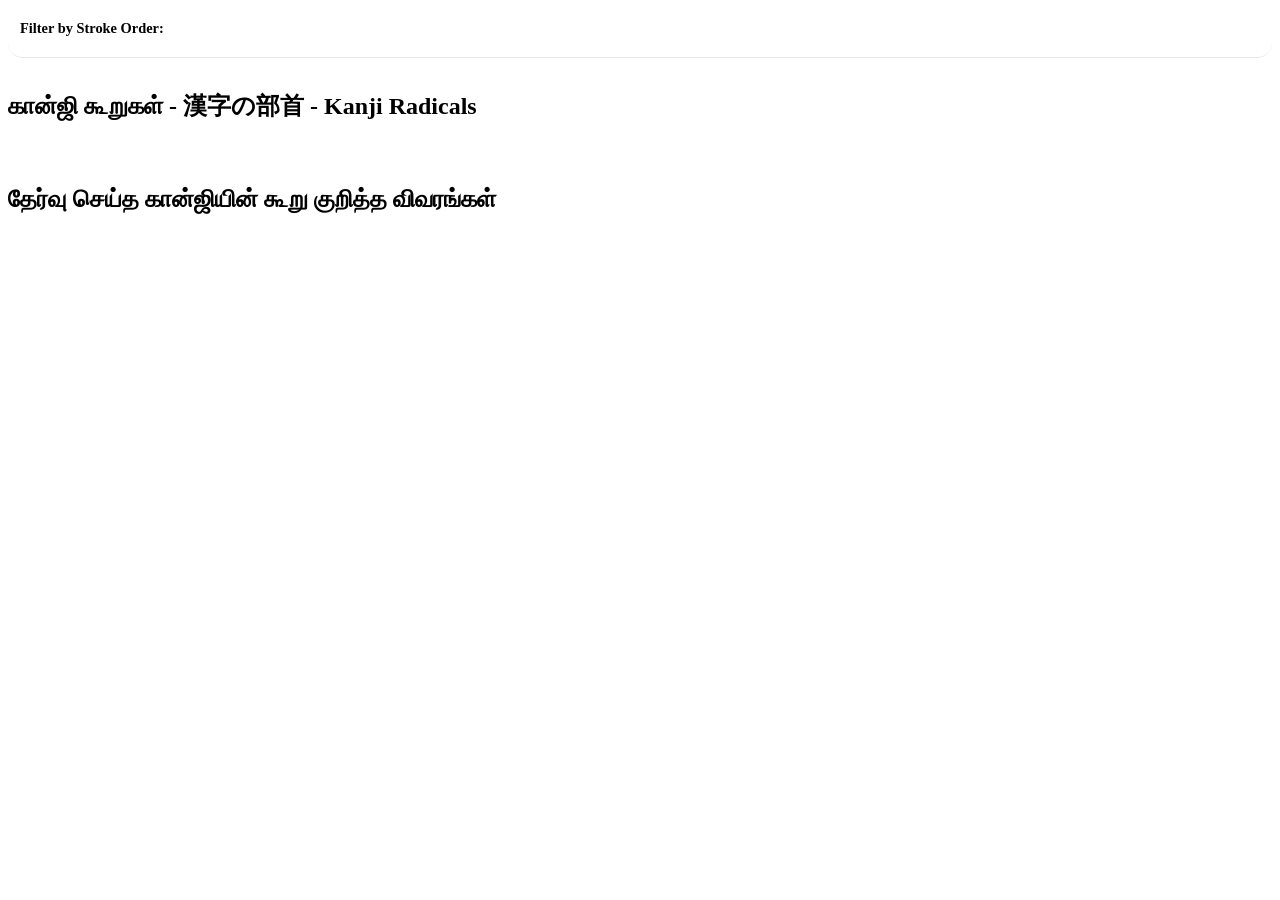
<file: pages/radicals.html>
<!doctype html>
<div class="legacy-shell">
  <div style="padding:12px;border-bottom:1px solid #e5e7eb;background:#fff;border-radius:15px;margin-bottom:12px;">
    <div style="margin-bottom:8px;font-weight:600;font-size:0.9rem;">Filter by Stroke Order:</div>
    <div id="strokeFilters" class="script-toggle" style="display:flex;gap:6px;flex-wrap:wrap;"></div>
  </div>
  <div class="layout-grid">
    <div class="panel" style="min-height:0;display:flex;flex-direction:column;">
      <div class="panel-header">
        <h2 class="panel-title">கான்ஜி கூறுகள்   -   漢字の部首   -   Kanji Radicals</h2>
      </div>
      <div class="tamil-grid" style="padding:12px;flex:1;min-height:0;overflow-y:auto;">
        <div id="radicalGrid" class="kanji-grid" style="display:grid;grid-template-columns:repeat(10,minmax(0,1fr));gap:8px;"></div>
      </div>
    </div>

    <div class="panel panel-explanation" style="min-height:0;display:flex;flex-direction:column;">
      <div class="panel-header">
        <h2 class="panel-title">தேர்வு செய்த கான்ஜியின் கூறு குறித்த விவரங்கள்</h2>
      </div>
      <div id="radicalDetails" style="padding:12px;display:flex;flex-direction:column;gap:8px;min-height:0;overflow-y:auto;">
        <div id="radicalFields"></div>
        <div id="relatedKanjiSection" style="display:none;">
          <h3 style="margin:8px 0;font-size:0.95rem;font-weight:600;">Related Kanji</h3>
          <div id="relatedKanji" style="display:grid;grid-template-columns:repeat(6,minmax(0,1fr));gap:6px;margin-top:8px;margin-bottom:12px;"></div>
          <div id="kanjiDetailPanel" style="padding:12px;border-top:2px solid #e5e7eb;border-radius:8px;background:#f9fafb;">
            <div id="kanjiDetailContent"></div>
          </div>
        </div>
      </div>
    </div>
  </div>
</div>
</file>
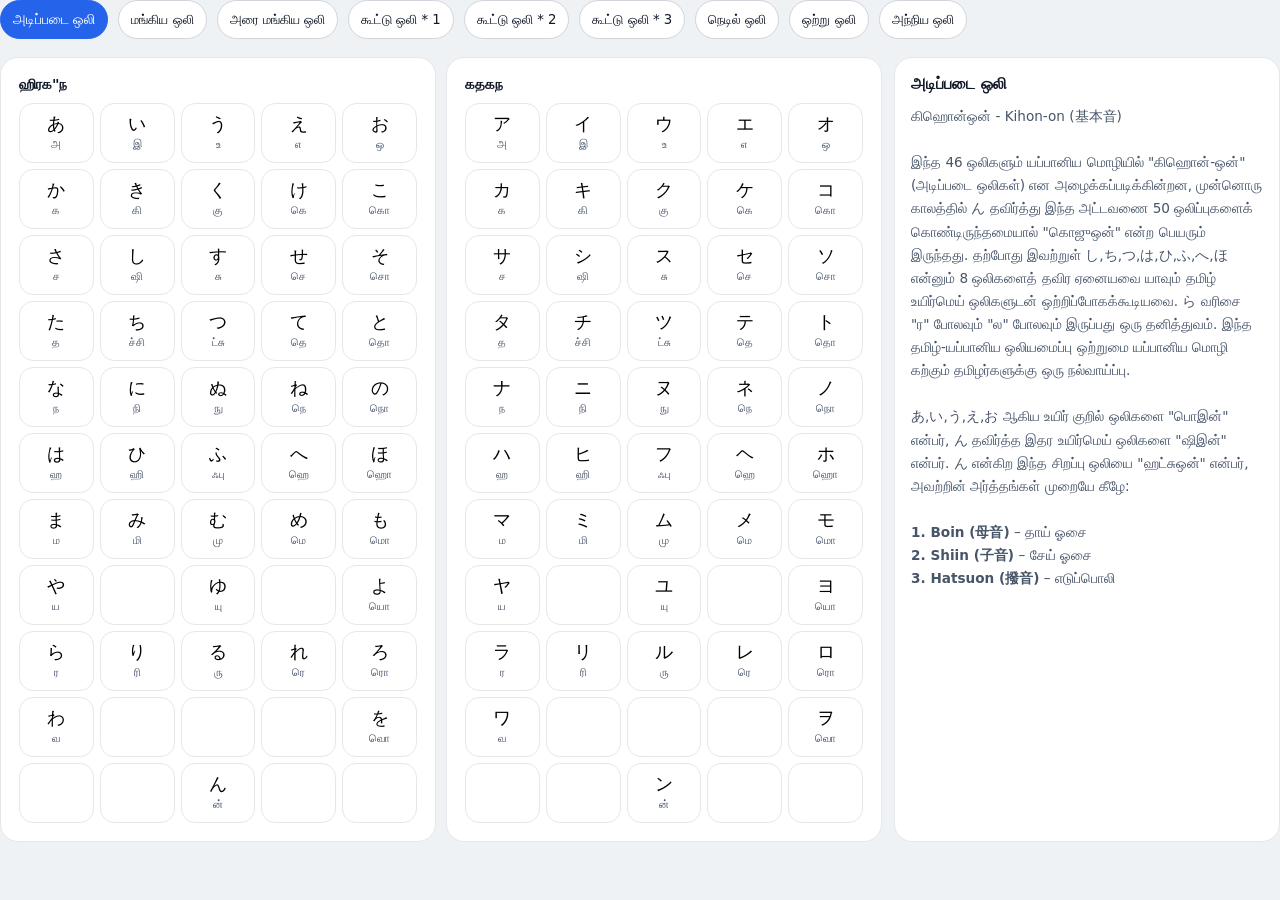
<file: pages/sound-types.html>
<!DOCTYPE html>
<html lang="en">
<head>
  <meta charset="UTF-8" />
  <meta name="viewport" content="width=device-width, initial-scale=1.0" />
  <title>Japanese Sound Types</title>
  <link rel="stylesheet" href="../style.css" />
  <script src="../data/kana-data.js"></script>
</head>
<body>
  <div class="sound-types-page">
    <div class="sound-types-header">
      <div id="soundTypeTabs" class="sound-type-tabs" role="tablist" aria-label="Sound type categories"></div>
    </div>

    <div class="sound-types-body">
      <section class="sound-grids">
        <div class="sound-grid-column">
          <h3>ஹிரக"ந</h3>
          <div id="hiraganaGrid" class="sound-grid" aria-label="Hiragana grid"></div>
        </div>
        <div class="sound-grid-column">
          <h3>கதகந</h3>
          <div id="katakanaGrid" class="sound-grid" aria-label="Katakana grid"></div>
        </div>
      </section>

      <aside class="sound-types-sidebar">
        <h2 id="soundTypeTitle"></h2>
        <p id="soundTypeDescription"></p>
      </aside>
    </div>
  </div>
  <script src="../js/soundTypes.js"></script>
</body>
</html>
</file>
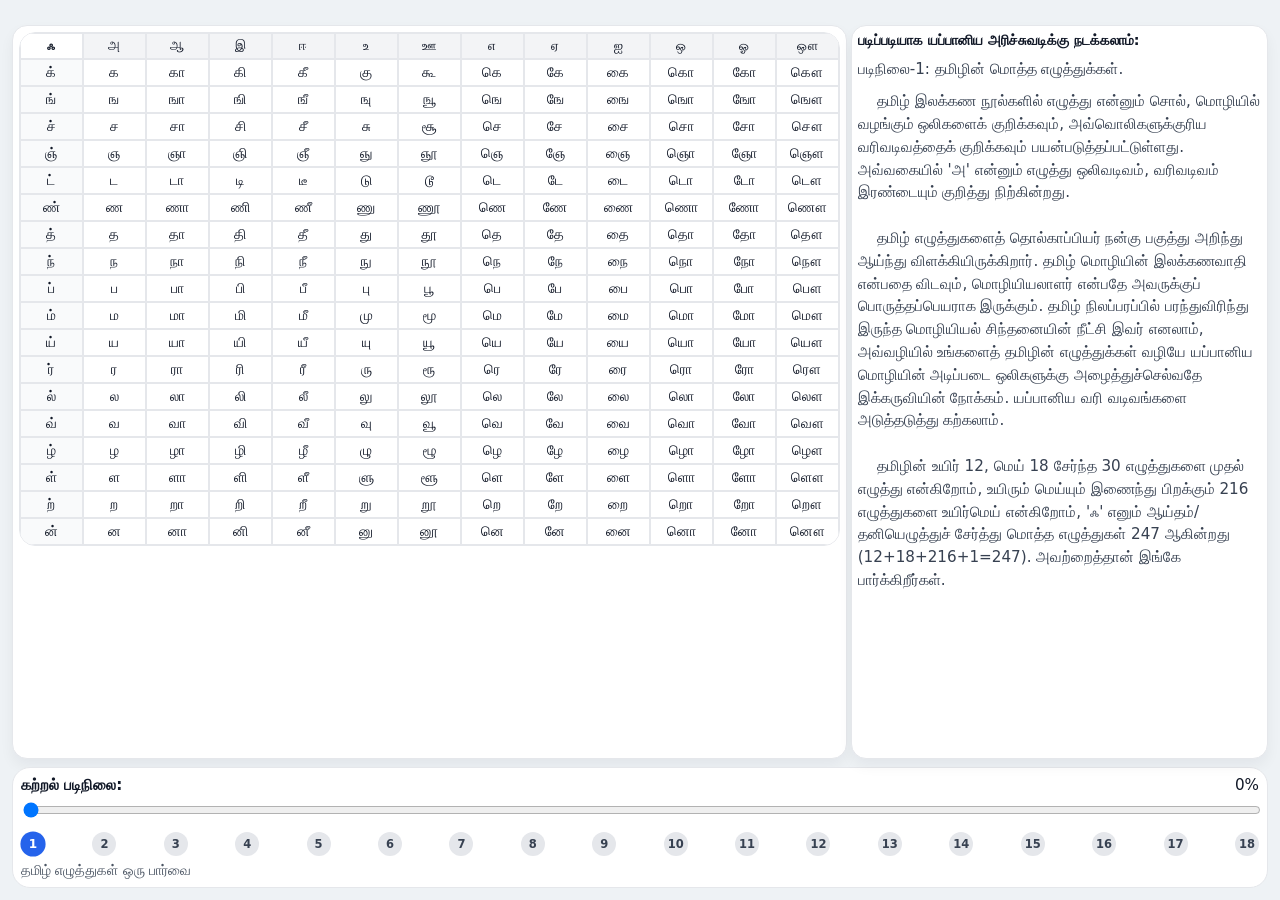
<file: pages/sounds.html>
<!DOCTYPE html>
<html lang="en">
<head>
  <meta charset="UTF-8" />
  <meta name="viewport" content="width=device-width, initial-scale=1.0" />
  <title>Tamil-Japanese Sound Mapper</title>
  <link rel="stylesheet" href="../style.css" />
</head>
<body>
  <div class="app-shell legacy-shell">
    <header class="hero">
      <div>
        <h1> </h1>
      </div>
    </header>

    <main class="layout-grid">
      <section class="panel panel-grid">
        <div id="tamilGrid" class="tamil-grid" aria-live="polite"></div>
      </section>

      <footer class="control-panel">
        <div class="slider-header">
          <label for="stageSlider">கற்றல் படிநிலை:</label>
          <span id="sliderValue">0%</span>
        </div>
        <input id="stageSlider" type="range" min="0" max="170" step="10" value="0" />
        <div id="stageMilestones" class="stage-milestones" aria-label="Stage milestones"></div>
        <div class="slider-info">
          <span id="sliderLabel">Full Tamil letter set</span>
        </div>
      </footer>

      <aside class="panel panel-explanation">
        <div class="panel-header">
          <h2>படிப்படியாக யப்பானிய அரிச்சுவடிக்கு நடக்கலாம்:</h2>
        </div>
        <div id="stageSummary" class="stage-summary"></div>
        <div id="explanation" class="explanation-text"></div>
      </aside>
    </main>
  </div>
  <script src="../js/tamil-sounds.js"></script>
</body>
</html>
</file>
<file: style.css>
:root {
  color-scheme: light;
  font-family: Inter, system-ui, -apple-system, BlinkMacSystemFont, "Segoe UI", sans-serif;
  background: #eef2f5;
  color: #111827;
  font-size: 16px;
  --main-panel-font-size: 0.90rem;
  --sidebar-panel-font-size: 0.95rem;
  --sidebar-paragraph-font-size: 0.85rem;
  --sidebar-min-width: 100px;
  --sidebar-max-width: 200px;
  --sidebar-gap: clamp(14px, 1vw, 18px);
  --sidebar-padding-vertical: clamp(14px, 1.2vw, 16px);
  --sidebar-padding-horizontal: clamp(12px, 1vw, 14px);
  --content-padding-vertical: clamp(10px, 1.2vw, 14px);
  --content-padding-horizontal: clamp(10px, 1vw, 14px);
}

* {
  box-sizing: border-box;
}

html,
body {
  margin: 0;
  min-height: 100%;
}

body {
  background: #eef2f5;
}

button {
  font: inherit;
}

.app-container {
  display: grid;
  grid-template-columns: minmax(var(--sidebar-min-width), var(--sidebar-max-width)) 1fr;
  min-height: 100vh;
}

.sidebar {
  background: #2c3d63;
  color: #f8fafc;
  padding: var(--sidebar-padding-vertical) var(--sidebar-padding-horizontal);
  display: flex;
  flex-direction: column;
  gap: var(--sidebar-gap);
}

.brand {
  font-size: 1.05rem;
  font-weight: 700;
  letter-spacing: 0.02em;
}

.sidebar-nav {
  display: flex;
  flex-direction: column;
  gap: 10px;
}

.sidebar-actions {
  display: flex;
  flex-direction: column;
  gap: 8px;
  margin-top: auto;
  padding-top: 14px;
  border-top: 1px solid rgba(248, 250, 252, 0.2);
}

.visitor-counter {
  display: flex;
  justify-content: center;
  width: 100%;
}

.visitor-counter img {
  display: block;
  width: auto;
  height: 30px;
  max-width: 100%;
}

.sidebar-action {
  appearance: none;
  border: 1px solid rgba(248, 250, 252, 0.28);
  width: 100%;
  padding: 9px 11px;
  border-radius: 10px;
  background: rgba(248, 250, 252, 0.06);
  color: inherit;
  cursor: pointer;
  text-align: left;
  font-size: 0.85rem;
  transition: background 0.2s ease, border-color 0.2s ease;
}

.sidebar-action:hover,
.sidebar-action:focus-visible {
  background: rgba(248, 250, 252, 0.16);
  border-color: rgba(248, 250, 252, 0.55);
}

.sidebar-action-support {
  background: #d97706;
  border-color: #d97706;
  color: #ffffff;
}

.sidebar-action-support:hover,
.sidebar-action-support:focus-visible {
  background: #b45309;
  border-color: #b45309;
}

.project-dialog {
  width: min(92vw, 620px);
  border: 0;
  border-radius: 18px;
  padding: 24px;
  color: #111827;
  box-shadow: 0 24px 70px rgba(15, 23, 42, 0.3);
}

.project-dialog::backdrop {
  background: rgba(15, 23, 42, 0.55);
}

.dialog-header {
  display: flex;
  align-items: flex-start;
  justify-content: space-between;
  gap: 16px;
}

.dialog-eyebrow {
  margin: 0 0 4px;
  color: #2563eb;
  font-size: 0.75rem;
  font-weight: 700;
  letter-spacing: 0.08em;
  text-transform: uppercase;
}

.dialog-header h2 {
  margin: 0;
  font-size: 1.35rem;
}

.dialog-close {
  border: 0;
  border-radius: 8px;
  background: #f1f5f9;
  color: #475569;
  cursor: pointer;
  font-size: 1.35rem;
  line-height: 1;
  padding: 6px 9px;
}

.dialog-intro {
  margin: 18px 0 14px;
  color: #475569;
  line-height: 1.5;
}

.email-row {
  align-items: center;
  display: flex;
  flex-wrap: wrap;
  gap: 12px;
  justify-content: space-between;
}

.email-row .dialog-link {
  padding: 8px 0;
}

.copy-email-button {
  border: 1px solid #bfdbfe;
  border-radius: 8px;
  background: #eff6ff;
  color: #1d4ed8;
  cursor: pointer;
  font-size: 0.8rem;
  font-weight: 600;
  padding: 7px 10px;
}

.copy-email-button:hover,
.copy-email-button:focus-visible {
  background: #dbeafe;
}

.copy-status {
  min-height: 1.2em;
  margin: 2px 0 0;
  color: #15803d;
  font-size: 0.8rem;
  font-weight: 600;
}

.dialog-link {
  display: block;
  color: #1d4ed8;
  font-weight: 600;
  overflow-wrap: anywhere;
  padding: 8px 0;
  text-decoration: none;
}

.dialog-link:hover,
.dialog-link:focus-visible {
  text-decoration: underline;
}

.social-links {
  border-top: 1px solid #e5e7eb;
  display: grid;
  grid-template-columns: repeat(3, 1fr);
  margin-top: 14px;
  gap: 8px;
}

.qr-placeholder {
  align-items: center;
  aspect-ratio: 1;
  background: repeating-linear-gradient(45deg, #f8fafc, #f8fafc 8px, #e2e8f0 8px, #e2e8f0 16px);
  border: 1px dashed #94a3b8;
  color: #475569;
  display: flex;
  font-size: 0.85rem;
  font-weight: 700;
  justify-content: center;
  margin: 18px auto;
  max-width: 190px;
  text-align: center;
}

.upi-qr {
  display: block;
  width: min(100%, 220px);
  height: auto;
  margin: 18px auto;
  border: 1px solid #e2e8f0;
  user-select: none;
}

.bank-details {
  border-top: 1px solid #e5e7eb;
  padding-top: 8px;
}

.bank-details p {
  display: flex;
  justify-content: space-between;
  gap: 16px;
  margin: 10px 0;
  color: #475569;
  font-size: 0.88rem;
}

.bank-details span {
  color: #111827;
  overflow-wrap: anywhere;
  text-align: right;
}

.nav-item {
  appearance: none;
  border: none;
  width: 100%;
  text-align: left;
  padding: clamp(11px, 1vw, 14px) clamp(12px, 1vw, 16px);
  border-radius: 14px;
  background: transparent;
  color: inherit;
  cursor: pointer;
  transition: background 0.2s ease, color 0.2s ease;
  font-size: clamp(0.95rem, 0.98vw, 1rem);
}

.nav-item:hover,
.nav-item.active {
  background: #1d4ed8;
  color: #ffffff;
}

.main-content {
  padding: var(--content-padding-vertical) var(--content-padding-horizontal);
  display: flex;
  flex-direction: column;
  gap: 10px;
  min-height: 0;
}

/* Force the main content area to match the viewport height and
   ensure scrolling happens inside the module area, not the document. */
.main-content {
  height: 100vh;
  overflow: auto;
}

/* Adjustable toolbar height -- tweak if your header is taller. */
:root {
  --module-toolbar-height: 64px;
}

.module-content {
  flex: 1;
  min-height: 0;
  height: calc(100vh - var(--module-toolbar-height));
  overflow: auto;
}

.module-toolbar {
  display: flex;
  justify-content: space-between;
  align-items: center;
  gap: clamp(12px, 1.2vw, 16px);
}

.module-toolbar h1 {
  margin: 0;
  font-size: clamp(1.05rem, 1.8vw, 1.45rem);
}

.module-content {
  flex: 1;
  min-height: 0;
  overflow: auto;
}

.iframe-wrapper {
  width: 100%;
  height: 100%;
  border-radius: 0;
  overflow: hidden;
  background: transparent;
  border: none;
  box-shadow: none;
}

.legacy-frame {
  width: 100%;
  height: 100%;
  border: none;
  background: #ffffff;
}

.module-loading,
.module-error {
  min-height: 320px;
  display: flex;
  align-items: center;
  justify-content: center;
  padding: 24px;
  border-radius: 18px;
  background: #ffffff;
  border: 1px solid #e5e7eb;
  color: #475569;
}

.mnemonics-page,
.sound-types-page,
.kana-birth-page {
  display: flex;
  flex-direction: column;
  gap: 18px;
  min-height: 100%;
}

.mnemonics-header,
.sound-types-header {
  display: flex;
  justify-content: flex-start;
  align-items: center;
  gap: 14px;
}

.panel-title {
  margin: 0;
  font-weight: 700;
  font-size: clamp(0.98rem, 1.2vw, 1.1rem);
}

.script-toggle,
.sound-type-tabs {
  display: flex;
  gap: clamp(8px, 0.8vw, 10px);
  flex-wrap: wrap;
}

.toggle-button,
.tab-button {
  appearance: none;
  border: 1px solid #d1d5db;
  background: #ffffff;
  color: #111827;
  padding: clamp(7px, 0.8vw, 10px) clamp(10px, 1vw, 12px);
  border-radius: 999px;
  cursor: pointer;
  transition: all 0.2s ease;
  font-size: clamp(0.83rem, 0.9vw, 0.95rem);
}

.toggle-button.active,
.tab-button.active {
  background: #2563eb;
  color: #ffffff;
  border-color: #2563eb;
  font-size: clamp(0.85rem, 0.95vw, 1rem);
}

.toggle-button:hover,
.tab-button:hover {
  border-color: #93c5fd;
}

.mnemonics-body,
.sound-types-body,
.kana-birth-body {
  display: grid;
  grid-template-columns: minmax(0, 1.6fr) minmax(180px, 0.7fr);
  gap: 12px;
  align-items: stretch;
}

.sound-grids {
  display: grid;
  grid-template-columns: repeat(2, minmax(0, 1fr));
  gap: 10px;
  align-items: stretch;
  min-height: 0;
}

.sound-grid-column {
  display: grid;
  gap: clamp(8px, 1vw, 10px);
  align-content: start;
  min-height: 100%;
}

.kana-grid,
.sound-grid {
  display: grid;
  grid-template-columns: repeat(5, minmax(0, 1fr));
  gap: 6px;
}

@media (max-width: 1150px) {
  .app-container {
    grid-template-columns: minmax(150px, 200px) 1fr;
  }

  .sidebar {
    padding: clamp(12px, 1vw, 14px) clamp(10px, 1vw, 12px);
  }

  .main-content {
    padding: clamp(10px, 1vw, 12px);
  }

  .nav-item {
    padding: clamp(10px, 1vw, 12px) clamp(12px, 1vw, 14px);
    font-size: clamp(0.9rem, 0.95vw, 0.97rem);
  }

  .brand {
    font-size: clamp(1rem, 1.8vw, 1.05rem);
  }

  .module-toolbar h1 {
    font-size: clamp(1rem, 1.7vw, 1.35rem);
  }

  .kana-grid,
  .sound-grid {
    grid-template-columns: repeat(5, minmax(0, 1fr));
  }
}

@media (max-width: 900px) {
  .app-container {
    grid-template-columns: minmax(150px, 190px) 1fr;
  }

  .sidebar {
    gap: clamp(12px, 1vw, 14px);
  }

  .nav-item {
    font-size: clamp(0.88rem, 0.95vw, 0.95rem);
  }

  .kana-grid,
  .sound-grid {
    grid-template-columns: repeat(5, minmax(0, 1fr));
  }
}

@media (max-width: 520px) {
  .mnemonics-body,
  .sound-types-body {
    grid-template-columns: 1fr;
  }
  .kana-grid,
  .sound-grid {
    grid-template-columns: repeat(5, minmax(0, 1fr));
  }
  .nav-item {
    font-size: clamp(0.85rem, 1vw, 0.92rem);
    padding: clamp(9px, 1vw, 11px) clamp(10px, 1vw, 12px);
  }
}

@media (max-width: 420px) {
  .kana-grid,
  .sound-grid {
    grid-template-columns: repeat(3, minmax(0, 1fr));
  }
  .sidebar {
    padding: clamp(12px, 1.5vw, 14px);
  }
  .main-content {
    padding: clamp(10px, 1.5vw, 12px);
  }
  .module-toolbar h1 {
    font-size: clamp(1rem, 3vw, 1.25rem);
  }
}


.kana-tile,
.sound-cell,
.kana-birth-tile {
  appearance: none;
  border: 1px solid #e5e7eb;
  border-radius: 14px;
  background: #ffffff;
  padding: clamp(8px, 1vw, 10px);
  min-height: clamp(54px, 4.5vh, 60px);
  display: flex;
  flex-direction: column;
  align-items: center;
  justify-content: center;
  gap: 4px;
  cursor: pointer;
  transition: transform 0.18s ease, box-shadow 0.18s ease, border-color 0.18s ease;
}

.sound-cell,
.kana-birth-tile {
  min-height: 60px !important;
}

/* Disabled / removed styles for kana tiles */
.kana-tile.disabled {
  opacity: 0.34;
  cursor: not-allowed;
  background: #f8fafc;
  color: #9ca3af;
  pointer-events: none;
}

.kana-tile.placeholder {
  background: transparent;
  border: 1px solid transparent;
  color: transparent;
  visibility: visible; /* keep space in layout */
  pointer-events: none;
}

.sound-cell.placeholder {
  background: transparent;
  border: 1px solid transparent;
  color: transparent;
  visibility: visible;
  pointer-events: none;
}

.kana-tile:hover:not(.active),
.sound-cell:hover:not(.disabled):not(.selected),
.kana-birth-tile:hover:not(.selected) {
  transform: scale(0.95) translateY(-2px);
  border-color: #93c5fd;
}

.kana-tile.active,
.sound-cell.selected,
.kana-birth-tile.selected {
  border-color: #2563eb;
  background: #dbeafe;
  box-shadow: 0 10px 22px rgba(37, 99, 235, 0.14);
}

.sound-cell.disabled {
  opacity: 0.34;
  cursor: not-allowed;
  background: #f8fafc;
}

.tile-kana {
  font-size: clamp(1rem, 1.5vw, 1.1rem);
  line-height: 1.1;
}

.kana-birth-sidebar {
  display: flex;
  flex-direction: column;
  gap: clamp(10px, 1vw, 12px);
}

.kana-birth-sidebar-panel {
  display: flex;
  flex-direction: column;
  gap: clamp(10px, 1vw, 12px);
  background: #ffffff;
  border: 1px solid #e5e7eb;
  border-radius: 18px;
  padding: clamp(12px, 1vw, 14px);
  box-shadow: 0 8px 20px rgba(15, 23, 42, 0.04);
  flex: 1;
  overflow-y: auto;
  max-height: 100%;
}

.kana-birth-section {
  display: flex;
  flex-direction: column;
  gap: clamp(8px, 1vw, 10px);
  padding: 0;
}

.kana-birth-section h3 {
  margin: 0;
  font-size: clamp(0.98rem, 1.2vw, 1rem);
  color: #0f172a;
}

.kana-birth-section p {
  margin: 0;
  font-size: 0.95rem;
  line-height: 1.6;
  color: #334155;
}

.kana-birth-origin-value {
  margin-top: 4px;
  text-align: center;
  font-size: max(4rem, 2.5vw);
  font-weight: 800;
  color: #0f172a;
  line-height: 1.1;
  width: 100%;
  letter-spacing: 0.01em;
  word-break: break-word;
}

.kana-birth-tile {
  min-height: 46px;
  padding: 6px;
}

.kana-birth-tile img {
  width: 100%;
  max-width: 100%;
  max-height: 42px;
  height: auto;
  object-fit: contain;
  display: block;
}

.tile-sub {
  font-size: 0.70rem;
  color: #475569;
  text-align: center;
}

.preview-image,
.stroke-order-panel {
  background: #ffffff;
  border: 1px solid #e5e7eb;
  border-radius: 18px;
}

.preview-image {
  min-height: clamp(120px, 15vh, 150px);
  display: flex;
  align-items: center;
  justify-content: center;
  padding: clamp(10px, 1vw, 14px);
}

.preview-image img,
#strokeGif {
  width: 75%;
  max-width: 75%;
  max-height: 75%;
  height: auto;
  object-fit: contain;
  display: block;
  margin: 0 auto;
}

.stroke-order-panel {
  padding: 12px;
  flex-shrink: 0;
}

.mnemonics-sidebar {
  display: flex;
  flex-direction: column;
  gap: 12px;
}

.mnemonic-preview {
  display: flex;
  flex-direction: column;
  gap: 8px;
}

#mnemonicText {
  height: 6em;
  overflow: hidden;
  line-height: 1.5;
  word-wrap: break-word;
}

/* Legacy module-1 styles (scoped to .legacy-shell) */
.legacy-shell {
  background: transparent;
  color: #111827;
  font-family: Inter, system-ui, -apple-system, BlinkMacSystemFont, "Segoe UI", sans-serif;
  font-size: 95%;
  min-height: 100vh;
  display: grid;
  grid-template-rows: auto 1fr auto;
  max-width: 2000px;
  margin: 0 auto;
  padding: 12px;
  overflow: hidden;
}

.legacy-shell * {
  box-sizing: border-box;
}

.legacy-shell #explanation {
  white-space: pre-wrap;
  line-height: 1.5;
}

.legacy-shell .hero {
  display: flex;
  align-items: flex-start;
  gap: 15px;
  margin-bottom: 8px;
}

.legacy-shell .hero h1 {
  margin: 0 0 5px;
  font-size: clamp(0.9rem, 2vw, 1rem);
}

.legacy-shell .app-shell {
  display: grid;
  grid-template-rows: auto 1fr auto;
  min-height: 100vh;
}

/* When a legacy module is injected as a fragment into the main app
   (not loaded in an iframe), it should not force the viewport height.
   Constrain it to the module container so scrolling stays local. */
.module-content > .legacy-shell {
  min-height: 0;
  height: 100%;
  display: grid;
  grid-template-rows: auto 1fr auto;
  overflow: hidden;
}

.module-content > .legacy-shell .app-shell,
.module-content > .legacy-shell .layout-grid,
.module-content > .legacy-shell .panel,
.module-content > .legacy-shell .panel-grid {
  min-height: 0;
}

/* Constrain any fragment content injected into the module so the
   scroll container is the module area, not the document. Exclude
   iframe wrapper because iframes are already isolated. */
.module-content > :not(.iframe-wrapper) {
  min-height: 0;
  height: 100%;
  overflow: auto;
}

.legacy-shell .layout-grid {
  display: grid;
  grid-template-columns: minmax(0, 2.0fr) minmax(250px, 1fr);
  grid-template-rows: minmax(0, 1fr) auto;
  grid-template-areas:
    "panel explanation"
    "control control";
  gap: 4px;
  align-items: stretch;
  min-height: 0;
  height: 100%;
}

.legacy-shell .panel {
  background: #ffffff;
  border: 1px solid #e5e7eb;
  border-radius: 15px;
  padding: 6px;
  box-shadow: 0 7px 14px rgba(15, 23, 42, 0.05);
  display: flex;
  flex-direction: column;
  min-height: 0;
}

.legacy-shell .panel-grid {
  min-height: 0;
  grid-area: panel;
}

.legacy-shell .panel.panel-explanation {
  grid-area: explanation;
  position: static;
  overflow: auto;
}

.legacy-shell .control-panel {
  grid-area: control;
  overflow-y: auto;
}

.legacy-shell .tamil-grid {
  display: block;
  overflow: auto;
  padding-bottom: 6px;
  min-height: 0;
}

.legacy-shell .panel-explanation {
  position: sticky;
  top: 12px;
  align-self: stretch;
  overflow: auto;
  font-size: var(--sidebar-panel-font-size);
}

.legacy-shell .panel-explanation p {
  font-size: var(--sidebar-paragraph-font-size);
}

.legacy-shell .hero p {
  margin: 0;
  color: #374151;
  max-width: 760px;
}

.legacy-shell .panel-header h2 {
  margin: 0;
  font-size: 0.9rem;
}

.legacy-shell .panel-header p {
  margin: 5px 0 0;
  color: #4b5563;
  line-height: 1.4;
}

.legacy-shell .tamil-grid {
  display: block;
  overflow-x: auto;
  overflow-y: hidden;
  margin-top: 0;
  padding-bottom: 6px;
  border-radius: 16px;
}

.legacy-shell .tamil-table {
  width: 100%;
  border-collapse: separate;
  border-spacing: 0;
  margin-top: 0;
  table-layout: fixed;
  border-radius: 16px;
  overflow: hidden;
  border: 1px solid #e5e7eb;
}

.legacy-shell .tamil-table th,
.legacy-shell .tamil-table td {
  border: 1px solid #e5e7eb;
  padding: 4px 3px;
  text-align: center;
  vertical-align: middle;
  background: #fff;
  white-space: nowrap;
  word-break: keep-all;
  overflow: hidden;
  text-overflow: ellipsis;
  font-family: Latha, "Noto Sans Tamil", "Noto Sans", "Segoe UI Symbol", system-ui, -apple-system, "Segoe UI", sans-serif;
  width: 1%;
  font-size: 0.8rem;
}

.legacy-shell .tamil-table td {
  min-width: 34px;
  height: 18px;
}

.legacy-shell .tamil-table .vowel-header {
  font-weight: 380;
  background: #f3f4f6;
}

.legacy-shell .tamil-table .row-label {
  font-weight: 380;
  background: #f9fafb;
  min-width: 38px;
  font-size: 0.85rem;
}

.legacy-shell .cell-main {
  font-size: 0.85rem;
  line-height: 1.05;
  display: block;
}

.legacy-shell .cell-sub {
  margin-top: 4px;
  font-size: 0.7rem;
  color: #374151;
}

.legacy-shell .tamil-table td.hidden {
  opacity: 0.18;
}

.legacy-shell .tamil-table td.cell-highlight {
  background: rgba(37, 99, 235, 0.14);
  border-color: transparent;
  box-shadow: inset 0 0 0 1px rgba(37, 99, 235, 0.28);
}

.legacy-shell .tamil-table td.cell-highlight .cell-main {
  color: #1d4ed8;
  font-weight: 700;
}

.legacy-shell .tamil-table td.cell-dim,
.legacy-shell .tamil-table th.cell-dim,
.legacy-shell .tamil-table td.cell-dim .cell-main,
.legacy-shell .tamil-table th.cell-dim .cell-main,
.legacy-shell .tamil-table td.cell-dim .row-label {
  opacity: 0.35;
  color: #6b7280;
}

.legacy-shell .tamil-table td.removed-header {
  visibility: hidden;
}

.legacy-shell .special-cell .cell-main {
  font-weight: 700;
}

.legacy-shell .tamil-card {
  min-height: 92px;
  padding: 12px;
  display: flex;
  flex-direction: column;
  justify-content: space-between;
  border-radius: 16px;
  background: #f9fafb;
  border: 1px solid #e5e7eb;
  transition: transform 0.2s ease, opacity 0.2s ease, border-color 0.2s ease;
}

.legacy-shell .tamil-card:hover {
  transform: translateY(-2px);
  border-color: #9ca3af;
}

.legacy-shell .tamil-card.hidden {
  opacity: 0.18;
}

.legacy-shell .card-main {
  font-size: 1.8rem;
  line-height: 1.1;
  text-align: center;
}

.legacy-shell .card-subtitle {
  margin-top: 8px;
  font-size: 0.82rem;
  color: #6b7280;
  text-align: center;
  min-height: 1.2em;
}

.legacy-shell .japanese-match {
  margin-top: 10px;
  padding: 6px 8px;
  background: #eef2ff;
  color: #3730a3;
  border-radius: 999px;
  font-size: 0.78rem;
  text-align: center;
}

.legacy-shell .stage-summary,
.legacy-shell .explanation-text {
  margin-top: 10px;
  color: #374151;
  line-height: 1.4;
}

.legacy-shell .control-panel {
  margin-top: 4px;
  padding: 8px;
  display: grid;
  gap: 6px;
  background: #fff;
  border: 1px solid #e5e7eb;
  border-radius: 18px;
}

.legacy-shell .slider-header {
  display: flex;
  justify-content: space-between;
  align-items: center;
  gap: 10px;
}

.legacy-shell label {
  font-weight: 600;
}

.legacy-shell #stageSlider {
  width: 100%;
}

.legacy-shell .slider-info {
  display: flex;
  justify-content: space-between;
  color: #4b5563;
  font-size: 0.85rem;
}

.legacy-shell .stage-milestones {
  display: flex;
  justify-content: space-between;
  gap: 6px;
  margin-top: 6px;
  width: 100%;
}

.legacy-shell .stage-milestone {
  width: 24px;
  height: 24px;
  min-width: 24px;
  border-radius: 999px;
  background: #e5e7eb;
  color: #374151;
  display: inline-flex;
  align-items: center;
  justify-content: center;
  font-size: 0.72rem;
  font-weight: 700;
  transition: background 0.2s ease, color 0.2s ease, transform 0.2s ease;
}

.legacy-shell .stage-milestone.active {
  background: #2563eb;
  color: #ffffff;
  transform: scale(1.05);
}

@media (max-width: 960px) {
  .legacy-shell .layout-grid {
    grid-template-columns: 1fr;
    grid-template-rows: minmax(0, 1fr) auto minmax(0, 1fr);
    grid-template-areas:
      "panel"
      "control"
      "explanation";
    gap: 12px;
    height: 100%;
  }

  .legacy-shell .panel-grid {
    grid-area: panel;
  }

  .legacy-shell .control-panel {
    grid-area: control;
    overflow-y: auto;
    min-height: 0;
    max-height: 280px;
  }

  .legacy-shell .panel.panel-explanation {
    grid-area: explanation;
    position: static;
    top: auto;
  }

  .legacy-shell .panel,
  .legacy-shell .panel.panel-explanation {
    min-height: 0;
  }

  .legacy-shell .tamil-grid,
  .legacy-shell .panel-explanation > div {
    min-height: 0;
  }
}

@media (max-width: 640px) {
  .legacy-shell .panel {
    padding: 16px;
  }
}
.stroke-order-panel h2 {
  margin: 0 0 14px;
  font-size: 1rem;
}

.sound-grid-column {
  background: #ffffff;
  border: 1px solid #e5e7eb;
  border-radius: 18px;
  padding: 18px;
}

.sound-grid-column h3 {
  margin: 0;
  font-size: 0.9rem;
  font-weight: 600;
  color: #111827;
}

.sound-types-sidebar {
  background: #ffffff;
  border: 1px solid #e5e7eb;
  border-radius: 18px;
  padding: clamp(16px, 1.2vw, 20px);
  display: flex;
  flex-direction: column;
  gap: clamp(10px, 1vw, 12px);
  font-size: var(--sidebar-panel-font-size);
}

.sound-types-sidebar h2 {
  margin: 0;
  font-size: clamp(0.98rem, 1.2vw, 1.1rem);
  font-weight: 700;
}

.sound-types-sidebar p {
  margin: 0;
  color: #475569;
  line-height: 1.7;
  font-size: var(--sidebar-paragraph-font-size);
}

@media (max-width: 1000px) {
  .mnemonics-body,
  .sound-types-body,
  .kana-birth-body {
    grid-template-columns: 1fr;
  }
}

@media (max-width: 640px) {
  .sidebar {
    padding: 18px;
  }
  .main-content {
    padding: 16px;
  }
  .kana-grid,
  .sound-grid {
    grid-template-columns: repeat(auto-fill, minmax(68px, 1fr));
  }
  .kana-tile,
  .sound-cell,
  .kana-birth-tile {
    padding: 12px;
    min-height: 60px;
  }
}

/* Script tiles in right panel */
.sample-paragraph {
  font-size: 1.05rem;
  line-height: 1.9;
  padding: 14px;
  border-radius: 12px;
  border: 1px solid #e5e7eb;
  background: #ffffff;
  box-shadow: 0 6px 16px rgba(15, 23, 42, 0.04);
}

.script-legend {
  display: flex;
  flex-wrap: wrap;
  gap: 8px;
  margin-bottom: 10px;
}

.script-legend-item {
  appearance: none;
  border: 1px solid #e5e7eb;
  background: #ffffff;
  color: #111827;
  border-radius: 999px;
  padding: 7px 10px;
  cursor: pointer;
  font-weight: 700;
  transition: all 0.2s ease;
}

.script-legend-item.active[data-script="kanji"] {
  background: rgba(79, 70, 229, 0.12);
  border-color: #818cf8;
  color: #4338ca;
}

.script-legend-item.active[data-script="hiragana"] {
  background: rgba(245, 158, 11, 0.16);
  border-color: #f59e0b;
  color: #92400e;
}

.script-legend-item.active[data-script="katakana"] {
  background: rgba(16, 185, 129, 0.14);
  border-color: #34d399;
  color: #047857;
}

.script-tile {
  background: #ffffff;
  border: 1px solid #e5e7eb;
  border-radius: 10px;
  padding: 12px;
  cursor: pointer;
  transition: all 0.2s ease;
}
.script-tile:hover:not(.active) {
  border-color: #d1d5db;
  box-shadow: 0 4px 12px rgba(15,23,42,0.05);
}
.script-tile.active[data-script="kanji"] {
  border-color: #4f46e5;
  background: rgba(79, 70, 229, 0.12);
  box-shadow: 0 10px 22px rgba(79, 70, 229, 0.14);
}
.script-tile.active[data-script="hiragana"] {
  border-color: #f59e0b;
  background: rgba(245, 158, 11, 0.14);
  box-shadow: 0 10px 22px rgba(245, 158, 11, 0.14);
}
.script-tile.active[data-script="katakana"] {
  border-color: #10b981;
  background: rgba(16, 185, 129, 0.12);
  box-shadow: 0 10px 22px rgba(16, 185, 129, 0.14);
}

.script-tile h3 { color: #111827; }
.script-tile ul { list-style: disc; color: #475569; line-height: 1.6; }
.script-tile li { margin: 4px 0; }

.script-highlight {
  padding: 0 0.2em;
  border-radius: 0.32rem;
  cursor: pointer;
  transition: all 0.2s ease;
}

.script-highlight:hover,
.script-highlight.is-active {
  box-shadow: 0 0 0 2px rgba(15, 23, 42, 0.12);
  transform: translateY(-1px);
}

.script-highlight.kanji {
  background: rgba(79, 70, 229, 0.16);
  color: #312e81;
}

.script-highlight.hiragana {
  background: rgba(245, 158, 11, 0.18);
  color: #92400e;
}

.script-highlight.katakana {
  background: rgba(16, 185, 129, 0.16);
  color: #065f46;
}

/* Old glow style removed */
.script-section.glow { display: none; }

/* Image protection: ensure overlay sits above image and prevents right-click/drag */
.img-protect { display:block; border-radius:8px; overflow:hidden; position:relative; max-width:420px; margin:10px 0; }
.img-protect img { display:block; width:100%; height:auto; user-select:none; -webkit-user-drag: none; pointer-events:none; }

.term { font-weight:700; cursor:pointer; border-bottom:2px dashed transparent; }
.term.term-kanji { color:#b91c1c; }
.term.term-hiragana { color:#0f766e; }
.term.term-katakana { color:#075985; }

.click-kanji {
  cursor: pointer;
  color: #b91c1c;
  font-weight: 600;
}
</file>
